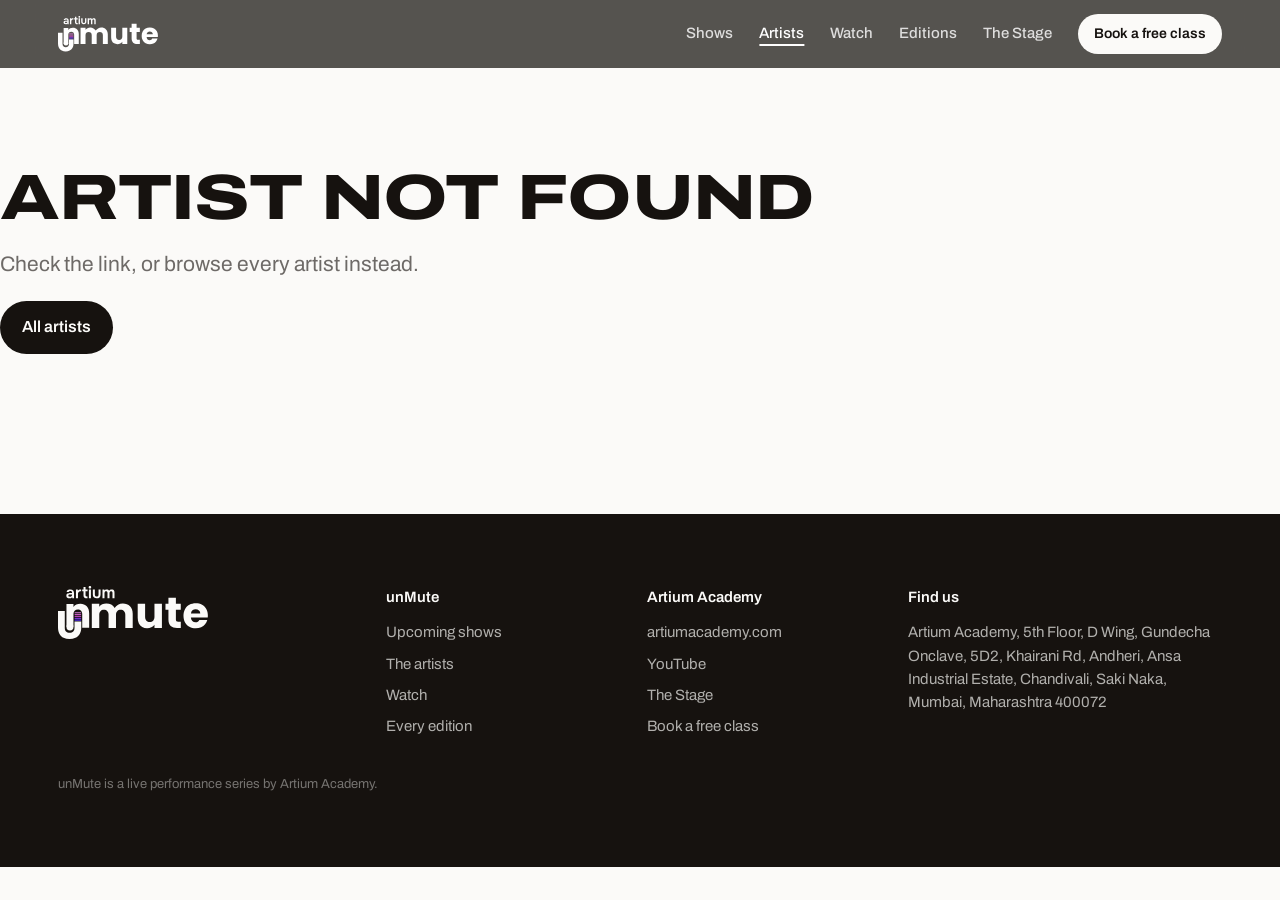
<file: artist/index.html>
<!doctype html>
<html lang="en">
<head>
<meta charset="utf-8">
<meta name="viewport" content="width=device-width, initial-scale=1, viewport-fit=cover">
<title>unMute artist</title>
<meta name="description" content="An artist of unMute, Artium Academy's live performance series.">
<meta name="theme-color" content="#16120F">
<link rel="preconnect" href="https://fonts.googleapis.com">
<link rel="preconnect" href="https://fonts.gstatic.com" crossorigin>
<link href="https://fonts.googleapis.com/css2?family=Archivo:wdth,wght@62..125,100..900&display=swap" rel="stylesheet">
<link rel="stylesheet" href="../site.css">
<style>
  body { background: var(--white); }

  /* ---------- HERO: big photo, not the full screen, name bottom-left ---------- */
  .ahero { position: relative; height: min(76svh, 860px); min-height: 440px; background: var(--ink); color: #fff; overflow: hidden; }
  .ahero > img { position: absolute; inset: 0; width: 100%; height: 100%; object-fit: cover; }
  @media (prefers-reduced-motion: no-preference) { .ahero > img { animation: settle 2.2s var(--ease) both; } }
  @keyframes settle { from { transform: scale(1.05); opacity: 0; } to { transform: none; opacity: 1; } }
  .ahero::after { content: ""; position: absolute; inset: 0; background: linear-gradient(180deg, rgba(22,18,15,.35) 0%, rgba(22,18,15,0) 25%, rgba(22,18,15,0) 55%, rgba(22,18,15,.78) 100%); }
  .ahero .name { position: absolute; z-index: 2; left: 0; right: 0; bottom: clamp(28px, 5vw, 64px); }
  .ahero h1 { font-size: clamp(34px, 6.2vw, 92px); max-width: 14ch; }
  .ahero .line { margin: 12px 0 0; font-size: clamp(16px, 1.6vw, 19px); color: rgba(255,255,255,.85); }
  /* portrait photos: the photo also glows behind itself as a blurred backdrop, and the sharp portrait sits
     on the right at its own proportions, with the name running across its edge */
  .ahero.tall { --pad: clamp(24px, 4vw, 44px); background: #14100D; }
  .ahero.tall > img.amb { inset: -12%; width: 124%; height: 124%; filter: blur(56px) saturate(1.25) brightness(.5); animation: none; }
  .ahero.tall > img.pic { inset: auto; top: var(--pad); height: calc(100% - 2 * var(--pad)); width: auto; aspect-ratio: 4 / 5; max-width: 46%;
    right: max(var(--gutter), calc((100% - var(--max)) / 2 + var(--gutter))); border-radius: 3px; box-shadow: 0 32px 80px rgba(0,0,0,.5); }
  .ahero.tall::after { background: linear-gradient(0deg, rgba(14,10,8,.6) 0%, rgba(14,10,8,0) 42%); }
  @media (max-width: 760px) {
    .ahero.tall { height: auto; min-height: 0; padding: 28px 0 34px; display: flex; flex-direction: column; align-items: center; gap: 24px; }
    .ahero.tall > img.pic { position: relative; top: auto; right: auto; height: auto; width: min(70%, 340px); max-width: none; z-index: 1; }
    .ahero.tall .name { position: relative; bottom: auto; z-index: 2; }
    .ahero.tall::after { display: none; }
  }
  .ahero.none .ghost { position: absolute; inset: 0; display: grid; place-items: center; font-weight: 800; font-stretch: 125%; text-transform: uppercase; font-size: 22vw; line-height: .8; color: rgba(255,255,255,.05); white-space: nowrap; overflow: hidden; }

  /* ---------- DATE + WATCH ---------- */
  .event { padding: clamp(44px, 6vw, 72px) 0; }
  .event .wrap { display: grid; gap: 40px; align-items: start; }
  @media (min-width: 960px) { .event .wrap { grid-template-columns: 1fr 1.15fr; } }
  .when { font-size: clamp(30px, 3.6vw, 46px); }
  .where { margin: 14px 0 0; font-size: 18px; }
  .where a { text-underline-offset: 4px; text-decoration-thickness: 1.5px; } .where a:hover { color: var(--pink); }
  .pill { display: inline-block; margin-top: 22px; background: var(--paper-2); border-radius: 6px; padding: 8px 12px; }
  .pill.up { background: var(--yellow); }
  .apost { padding: clamp(64px, 9vw, 110px) 0 0; }
  .apost h2 { font-size: clamp(26px, 3.4vw, 42px); margin-bottom: clamp(24px, 3.4vw, 40px); }
  .watch { display: grid; grid-template-columns: 1fr; background: var(--paper); border-radius: 14px; overflow: hidden; }
  @media (min-width: 560px) { .watch { grid-template-columns: 240px 1fr; } }
  .watch .l { padding: 18px; display: grid; gap: 14px; align-content: start; }
  .watch .yt { font-weight: 700; font-size: 14px; display: flex; align-items: center; gap: 8px; }
  .watch .yt i { width: 22px; height: 15px; border-radius: 4px; background: #FF0033; position: relative; }
  .watch .yt i::after { content: ""; position: absolute; left: 8px; top: 4px; border-left: 7px solid #fff; border-top: 3.5px solid transparent; border-bottom: 3.5px solid transparent; }
  .watch .th { aspect-ratio: 16 / 9; border-radius: 6px; overflow: hidden; background: var(--ink); }
  .watch .th img { width: 100%; height: 100%; object-fit: cover; }
  .watch .btn { justify-content: center; }
  .watch .r { background: var(--paper-2); padding: 18px 22px; display: grid; align-content: space-between; gap: 18px; }
  .watch ol { list-style: none; margin: 0; padding: 0; counter-reset: s; }
  .watch li { counter-increment: s; display: grid; grid-template-columns: 26px 1fr; padding: 12px 0; border-bottom: 1px solid var(--line); }
  .watch li::before { content: counter(s); color: var(--soft); }
  .watch li .song { text-decoration: none; font-weight: 500; } .watch li .song:hover { color: var(--pink); }
  .watch li small { grid-column: 2; display: block; font-size: 13px; color: var(--soft); }
  .watch .ext { font-weight: 600; font-size: 15px; text-decoration: none; display: inline-flex; gap: 6px; align-items: center; }
  .watch .ext:hover { color: var(--pink); }
  .watch .ext svg { width: 12px; height: 12px; }
  .watch.empty .r { display: none; }
  .watch.empty { grid-template-columns: 1fr; }
  .watch.empty .l { padding: 26px; }

  /* ---------- ABOUT: dark panel + black-and-white portrait ---------- */
  .about { padding: 0 clamp(0px, 2vw, 32px); }
  .about .panel { max-width: 1440px; margin: 0 auto; display: grid; background: var(--ink); color: var(--white); }
  @media (min-width: 900px) { .about .panel { grid-template-columns: 46% 1fr; min-height: 560px; } }
  @media (min-width: 900px) { .about .panel.solo { grid-template-columns: 1fr; min-height: 0; } }
  .about .txt { padding: clamp(36px, 6vw, 84px); align-self: center; }
  .about h2 { font-size: clamp(30px, 3.6vw, 48px); }
  .about .sub { margin: 10px 0 30px; font-size: 19px; color: rgba(251,250,248,.85); }
  .about .bio { font-size: 17px; line-height: 1.6; max-width: 48ch; color: rgba(251,250,248,.9); }
  .about .bio p { margin: 0 0 1em; }
  .about .bio.clamp { display: -webkit-box; -webkit-line-clamp: 5; -webkit-box-orient: vertical; overflow: hidden; }
  .about .more { all: unset; cursor: pointer; font-size: 15px; text-decoration: underline; text-underline-offset: 5px; }
  .about .more:focus-visible { outline: 2px solid var(--yellow); outline-offset: 3px; }
  .about .story { display: inline-block; margin-top: 18px; font-size: 15px; text-underline-offset: 5px; }
  .about .story:hover { color: var(--yellow); }
  .about .pic { position: relative; min-height: 420px; background: #2a2420; }
  .about .pic .credit { position: absolute; right: 14px; bottom: 12px; z-index: 1; font-size: 12px; color: rgba(251,250,248,.75); }
  .about .pic img { position: absolute; inset: 0; width: 100%; height: 100%; object-fit: cover; filter: grayscale(1) contrast(1.06); }

  /* ---------- QUOTE ---------- */
  .quote { padding: clamp(80px, 11vw, 150px) 0; }
  .quote blockquote { margin: 0; max-width: 26ch; font-weight: 400; font-stretch: 100%; font-size: clamp(28px, 3.8vw, 50px); line-height: 1.18; letter-spacing: -.015em; text-wrap: balance; }
  .quote cite { display: block; margin-top: 24px; font-style: normal; color: var(--soft); }

  /* ---------- EVENT INFORMATION ---------- */
  .info { padding: 0 0 clamp(80px, 10vw, 130px); }
  .info .wrap { display: grid; gap: 40px; }
  @media (min-width: 960px) { .info .wrap { grid-template-columns: 1fr 1.15fr; gap: 80px; } }
  .info h2 { margin-bottom: 22px; }
  .info p.lede { margin: 0 0 20px; }
  .info .faq { border-top: 1px solid var(--line); }

  /* ---------- ALSO ON STAGE ---------- */
  .rail { padding: clamp(72px, 9vw, 120px) 0; background: var(--paper); }
  .rail .head { display: flex; justify-content: space-between; align-items: end; gap: 20px; flex-wrap: wrap; margin-bottom: 32px; }
  .rail .track { display: grid; grid-auto-flow: column; grid-auto-columns: clamp(170px, 22vw, 250px); gap: 18px; overflow-x: auto; scroll-snap-type: x mandatory; padding: 0 var(--gutter) 12px; scrollbar-width: thin; }
  .rail .track > * { scroll-snap-align: start; }
  @media (min-width: 1320px) { .rail .track { padding-left: calc((100vw - var(--max)) / 2 + var(--gutter)); } }
  .missing { padding: 100px 0 160px; }
</style>
</head>
<body data-root="../">
<div id="site-header"></div>
<main id="page"></main>
<div id="site-footer"></div>

<script src="../data.js"></script>
<script src="../site.js"></script>
<script>
(function () {
  var U = UM, esc = U.esc;
  U.mount('artists', 'dark');
  var slug = new URLSearchParams(location.search).get('a') || location.hash.slice(1);
  var a = U.artist(slug), page = document.getElementById('page');
  if (!a) {
    page.innerHTML = '<div class="wrap missing"><h1 class="d" style="font-size:clamp(34px,5vw,64px)">Artist not found</h1><p class="lede soft">Check the link, or browse every artist instead.</p><a class="btn" href="../artists/index.html">All artists</a></div>';
    return;
  }
  var e = U.ed(a.ed), past = U.isPast(e), first = a.name.split(' ')[0], song = a.songs && a.songs[0];
  var line = a.line || U.desig(a);
  document.title = a.name + ' | unMute ' + e.city;
  document.querySelector('meta[name=description]').content = a.name + ', ' + line + '. ' + (past ? 'Performed' : 'Performing') + ' at unMute ' + e.city + ', ' + U.dateMed(e) + '.';

  var ph = a.photos || [];
  // wide photo for the top of the page on desktop; on a phone a wide frame crops to a soft sliver, so it gets the portrait
  var narrow = window.matchMedia && window.matchMedia('(max-width: 760px)').matches;
  var wide = !!(a.heroPhoto && !narrow);   // wide stage photos: heads sit near the top, so keep the top in view
  // a raw video frame (Cloudinary screenshot or YouTube frame) has the Artium and unMute logos in its corners, so on desktop
  // it is never shown whole: it gets the portrait hero (face-cropped) until a clean wide hero.jpg is added
  var rawFrame = !a.heroPhoto && ph.length && /^(cl|clw|yt):/.test(ph[0]);
  var heroSrc = a.heroPhoto && !narrow ? U.photo(a.heroPhoto, 2400, 0, true)
    : rawFrame && !narrow ? U.photo(ph[0], 960, 1200)
    : ph.length ? U.photo(ph[0], 2400, 0, true) : null;
  // only a photo chosen for this panel (about.jpg in their folder); otherwise the panel is text only
  var aboutSrc = a.aboutPhoto ? U.photo(narrow && a.aboutTall ? a.aboutTall : a.aboutPhoto, 1600, 1600) : null;
  var ext = '<svg viewBox="0 0 12 12" aria-hidden="true"><path d="M3 1h8v8M11 1 1 11" fill="none" stroke="currentColor" stroke-width="1.6"/></svg>';
  var yt = a.video ? 'https://www.youtube.com/watch?v=' + a.video : '';

  /* event row: date + watch card */
  var watch = a.video
    ? '<div class="watch"><div class="l"><span class="yt"><i></i>YouTube</span><a class="th" href="' + yt + '" target="_blank" rel="noopener" aria-label="Watch ' + esc(song) + ' on YouTube"><img src="https://i.ytimg.com/vi/' + a.video + '/maxresdefault.jpg" alt=""></a><a class="btn" href="' + yt + '" target="_blank" rel="noopener"><span class="tri"></span>Play</a></div>' +
      '<div class="r"><ol>' + (a.vids || [{ id: a.video, song: song }]).map(function (v) {
        return '<li><a class="song" href="https://www.youtube.com/watch?v=' + v.id + '" target="_blank" rel="noopener">' + esc(v.song) + '</a>' + (v.with ? '<small>with ' + esc(v.with) + '</small>' : '') + '</li>';
      }).join('') + '</ol><a class="ext" href="' + yt + '" target="_blank" rel="noopener">Watch on YouTube ' + ext + '</a></div></div>'
    : '<div class="watch empty"><div class="l"><span class="label">' + (a.songs && a.songs.length ? (past ? 'Performed' : 'On the setlist') : 'Setlist') + '</span>' +
      (a.songs && a.songs.length ? '<p style="margin:0;font-size:20px">' + a.songs.map(esc).join(', ') + '</p>' : '<p class="soft" style="margin:0">To be announced.</p>') +
      '<p class="soft" style="margin:0;font-size:15px">' + (a.pending ? 'The full performance is out on YouTube on ' + U.dayLabel(a.out) + '.' : past ? 'The video for this set will be on Artium’s YouTube channel.' : 'The performance will be recorded and released after the show.') + '</p>' + '</div></div>';

  /* about panel copy */
  var bio = a.bio || (first + (past ? ' performed at ' : ' performs at ') + 'unMute ' + e.city + ' on ' + U.dateMed(e) + (e.venue ? ', at ' + e.venue : '') + '.' + (a.with ? (/^duet/.test(a.with) ? ' Singing a ' + a.with + '.' : ' On stage ' + (/^with /.test(a.with) ? a.with : 'with ' + a.with) + '.') : ''));
  var duets = (a.vids || []).filter(function (v) { return v.with; }).map(function (v) { return v.song + ' with ' + v.with; });
  var bioMore = [a.teacher ? 'Learns with ' + a.teacher + '.' : '', a.with && a.bio ? 'On stage: ' + a.with + '.' : '', duets.length && !a.bio ? 'Also sang ' + duets.join(', and ') + '.' : ''].filter(Boolean).join(' ');

  // their posts, minus the full performance (that's already in the Watch card above)
  var myPosts = U.feed(null, a.slug).filter(function (x) { return x.p.type !== 'performance'; });

  var others = U.artistsOf(a.ed).filter(function (x) { return x.slug !== a.slug && (!U.isPast(e) || U.released(x)); })
    .sort(function (x, y) { return ((y.photos || []).length) - ((x.photos || []).length); });

  page.innerHTML =
    '<section class="ahero' + (heroSrc ? '' : ' none') + '">' +
      (heroSrc ? '<img src="' + heroSrc.src + '" style="object-position:' + (heroSrc.op || heroSrc.pos + (wide ? ' 12%' : ' 30%')) + '" alt="' + esc(a.name) + ' at unMute ' + esc(e.city) + '" fetchpriority="high">' : '<div class="ghost" aria-hidden="true">' + esc(first) + '</div>') +
      '<div class="name"><div class="wrap"><h1 class="d">' + esc(a.name) + '</h1><p class="line">' + esc(line) + '</p></div></div></section>' +

    '<section class="event"><div class="wrap"><div>' +
      '<p class="d when">' + U.dateMed(e) + '</p>' +
      '<p class="where"><a href="' + U.editionURL(e) + '">unMute ' + esc(e.city) + '</a>' + (e.venue ? ', ' + esc(e.venue) : '') + '</p>' +
      '<span class="pill label' + (!past || (a.out && !a.pending && U.isLive(e)) ? ' up' : '') + '">' + (a.out && !a.pending && U.isLive(e) ? 'Out now on YouTube' : a.pending ? 'Performance out ' + U.dayLabel(a.out) : past ? 'Edition ' + e.n + ', performed' : 'Edition ' + e.n + ', coming up') + '</span>' +
    '</div>' + watch + '</div></section>' +

    '<section class="about"><div class="panel' + (aboutSrc ? '' : ' solo') + '"><div class="txt"><h2 class="d">' + esc(a.name) + '</h2><p class="sub">' + esc(line) + '</p>' +
      '<div class="bio clamp" id="bio"><p>' + esc(bio) + '</p>' + (bioMore ? '<p>' + esc(bioMore) + '</p>' : '') + '</div>' +
      '<button class="more" type="button" id="more" hidden>More</button>' +
      (a.ep ? '<br><a class="story" href="https://artium-newsletters.vercel.app/' + a.ep.replace('&', '%26') + '.html" target="_blank" rel="noopener">Read the full story</a>' : '') +
    '</div>' + (aboutSrc ? '<div class="pic"><img src="' + aboutSrc.src + '" style="object-position:' + (aboutSrc.op || aboutSrc.pos + ' 30%') + '" alt="" loading="lazy">' + (a.credit ? '<small class="credit">Photo: ' + U.esc(a.credit) + '</small>' : '') + '</div>' : '') + '</div></section>' +

    (myPosts.length ? '<section class="apost" id="posts"><div class="wrap"><h2 class="d">More from ' + esc(first) + '</h2><div class="posts">' +
      myPosts.map(function (x) { return U.postCard(x, false); }).join('') + '</div></div></section>' : '') +

    (a.quote ? '<section class="quote"><div class="wrap"><blockquote>“' + esc(a.quote) + '”</blockquote><cite>' + esc(a.name) + '</cite></div></section>' : '<div style="height:clamp(72px,9vw,120px)"></div>') +

    '<section class="info"><div class="wrap"><div><h2 class="d">Event information</h2><p class="lede">' + esc(e.note) + '</p>' +
      (e.venue ? '<a class="ulink" href="https://www.google.com/maps/search/?api=1&query=' + encodeURIComponent(e.venue + ' ' + e.city) + '" target="_blank" rel="noopener">Open in Maps</a>' : '') + '</div>' +
      '<div class="faq">' +
        '<details><summary>What is unMute?</summary><p>unMute is Artium Academy’s live performance series. Each edition takes place in a different city, with a lineup of Artium learners and teachers.</p></details>' +
        '<details><summary>How are performers chosen?</summary><p>By audition. Every Artium learner can try out for a place on the lineup.</p></details>' +
        '<details><summary>Will the performance be recorded?</summary><p>Yes. Every set is professionally recorded and produced, then released on Artium’s YouTube channel in the weeks after the edition.</p></details>' +
        '<details><summary>How can I learn with Artium?</summary><p>Book a free trial class with an Artium teacher. If you enrol after it, your first course is 15% off. <a class="ulink" href="' + U.trial('ARTIST', a.slug) + '">Book a free class</a></p></details>' +
      '</div></div></section>' +

    (others.length ? '<section class="rail"><div class="wrap head"><h2 class="d">Also at unMute ' + esc(e.city) + '</h2><a class="ulink" href="' + U.editionURL(e) + '">See the full lineup</a></div><div class="track">' +
      others.map(function (x) { return U.card(x); }).join('') + '</div></section>' : '');

  /* portrait photos get their own hero: sharp portrait on the right, the same photo blurred behind it */
  var hero = page.querySelector('.ahero'), hi = page.querySelector('.ahero > img');
  function makeTall() {
    if (!hi || hero.classList.contains('tall')) return;
    hero.classList.add('tall'); hi.classList.add('pic');
    var amb = hi.cloneNode(); amb.className = 'amb'; amb.alt = ''; amb.setAttribute('aria-hidden', 'true'); amb.removeAttribute('fetchpriority');
    hero.insertBefore(amb, hi);
  }
  if (hi && ph.length && (/^yt:[^:]+:0/.test(ph[0]) || (rawFrame && !narrow))) makeTall();
  if (hi) { var chk = function () { if (hi.naturalHeight > hi.naturalWidth) makeTall(); }; hi.complete ? chk() : hi.addEventListener('load', chk); }

  /* "More" only when the bio is actually cut off */
  var bioEl = document.getElementById('bio'), more = document.getElementById('more');
  requestAnimationFrame(function () {
    if (bioEl.scrollHeight > bioEl.clientHeight + 4) {
      more.hidden = false;
      more.addEventListener('click', function () { var open = bioEl.classList.toggle('clamp'); more.textContent = open ? 'More' : 'Less'; });
    } else bioEl.classList.remove('clamp');
  });

  U.wire(page);
  U.nextbar(700);
  U.announce(a);
  if (location.hash === '#posts' && document.getElementById('posts')) document.getElementById('posts').scrollIntoView();
})();
</script>
</body>
</html>
</file>
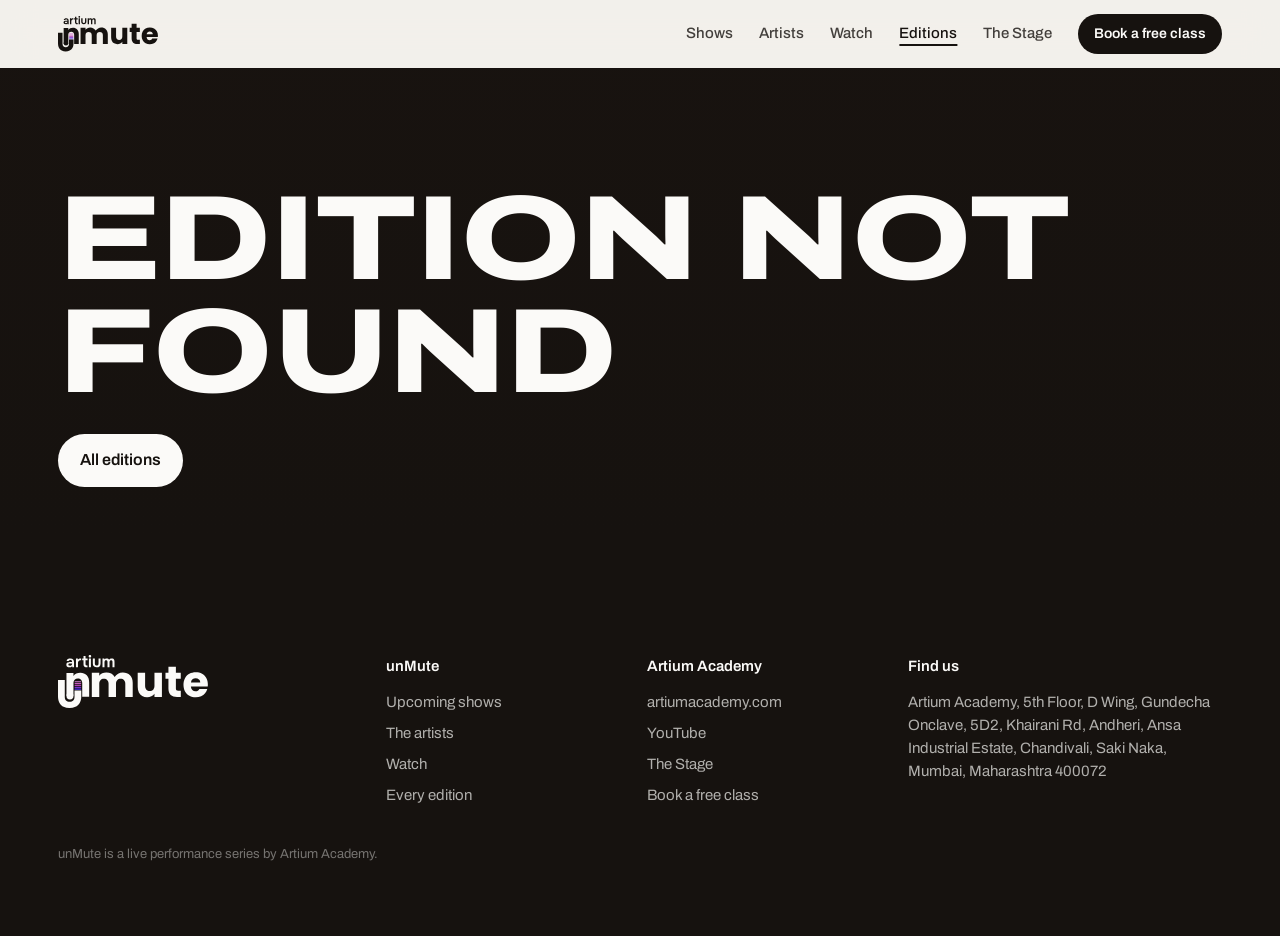
<file: edition/index.html>
<!doctype html>
<html lang="en">
<head>
<meta charset="utf-8">
<meta name="viewport" content="width=device-width, initial-scale=1, viewport-fit=cover">
<title>unMute edition</title>
<meta name="description" content="An edition of unMute, Artium Academy's travelling stage.">
<meta name="theme-color" content="#1C1410">
<link rel="preconnect" href="https://fonts.googleapis.com">
<link rel="preconnect" href="https://fonts.gstatic.com" crossorigin>
<link href="https://fonts.googleapis.com/css2?family=Archivo:wdth,wght@62..125,100..900&display=swap" rel="stylesheet">
<link rel="stylesheet" href="../site.css">
<style>
  .ehero { position: relative; background: var(--ink); color: var(--paper-hi); padding: 0 0 clamp(56px, 8vw, 96px); overflow: hidden; }
  .ehero .bg { position: absolute; inset: 0; width: 100%; height: 100%; object-fit: cover; opacity: .38; filter: grayscale(1) contrast(1.1); }
  .ehero::after { content: ""; position: absolute; inset: 0; background: linear-gradient(180deg, rgba(28,20,16,.3), var(--ink) 92%); }
  .ehero .inner { position: relative; z-index: 2; }
  .ehero .mosaic { position: absolute; inset: 0; display: grid; grid-template-columns: repeat(3, 1fr); opacity: .32; }
  @media (min-width: 900px) { .ehero .mosaic { grid-template-columns: repeat(6, 1fr); } }
  .ehero .mosaic img { width: 100%; height: 100%; object-fit: cover; filter: grayscale(1) contrast(1.1); }
  .ehero .bignum { position: absolute; right: var(--gutter); bottom: -.12em; font-weight: 800; font-stretch: 125%; line-height: .8;
    font-size: clamp(220px, 42vw, 600px); color: transparent; -webkit-text-stroke: 1.5px rgba(251,250,248,.16); pointer-events: none; }
  .ehero .inner { display: grid; gap: 30px; align-items: end; padding-top: clamp(56px, 9vw, 120px); }
  @media (min-width: 900px) { .ehero .inner { grid-template-columns: 1fr auto; } }
  .eno { display: inline-block; margin-bottom: 16px; color: var(--yellow); }
  .ehero h1 { font-size: clamp(48px, 11vw, 150px); }
  .ehero .when { margin: 18px 0 0; font-size: clamp(18px, 2.2vw, 22px); font-weight: 600; }
  .ehero .note { margin: 10px 0 0; color: rgba(243,241,236,.75); max-width: 44ch; }
  .ehero .pc { width: min(78vw, 380px); transform: rotate(3deg); box-shadow: 0 24px 40px -18px rgba(0,0,0,.7); }
  .ehero .btn { margin-top: 26px; }
  section.s { padding: clamp(64px, 9vw, 110px) 0; }
  .s h2 { margin-bottom: clamp(26px, 4vw, 44px); }
  .s .head { display: flex; flex-wrap: wrap; align-items: end; justify-content: space-between; gap: 10px 30px; margin-bottom: clamp(26px, 4vw, 44px); }
  .s .head h2 { margin: 0; } .s .head p { margin: 0; color: var(--soft); max-width: 38ch; }
  .vids { display: grid; gap: 14px; }
  @media (min-width: 760px) { .vids { grid-template-columns: 1fr 1fr; } }
  .empty { font-size: 20px; color: var(--soft); }
  .pager { display: grid; grid-template-columns: 1fr 1fr; gap: 16px; border-top: 2px solid var(--ink); padding-top: 22px; }
  .pager a { text-decoration: none; }
  .pager a small { display: block; color: var(--soft); font-weight: 600; }
  .pager a b { font-weight: 800; font-stretch: 125%; text-transform: uppercase; font-size: clamp(18px, 2.4vw, 30px); line-height: 1.1; }
  .pager a:hover b { color: var(--pink); }
  .pager .next { text-align: right; grid-column: 2; }
  .cta { background: var(--pink); color: var(--paper-hi); padding: clamp(64px, 10vw, 120px) 0; }
  .cta h2 { font-size: clamp(34px, 6vw, 80px); max-width: 14ch; margin: 0; }
  .cta p { max-width: 38ch; margin: 22px 0 30px; font-size: clamp(18px, 2vw, 21px); }
</style>
</head>
<body data-root="../">
<div id="site-header"></div>
<div class="ehero" id="ehero-box"><div class="wrap inner" id="ehero"></div></div>
<main id="page"></main>
<div id="site-footer"></div>

<script src="../data.js"></script>
<script src="../site.js"></script>
<script>
(function () {
  var U = UM, D = U.D, esc = U.esc;
  U.mount('editions');
  var id = new URLSearchParams(location.search).get('e') || location.hash.slice(1);
  var e = U.ed(id), page = document.getElementById('page'), hero = document.getElementById('ehero');
  if (!e) {
    hero.innerHTML = '<div><h1 class="d" style="font-size:clamp(56px,10vw,120px)">Edition not found</h1><a class="btn light" href="../index.html#editions">All editions</a></div>';
    return;
  }
  var past = U.isPast(e), people = U.artistsOf(e.id), open = U.revealed(e);
  document.title = 'unMute ' + e.city + ', ' + U.dateMed(e);

  /* banner: group photo if we have one, else a mosaic of the lineup, else the edition number in big type */
  var box = document.getElementById('ehero-box');
  var withPh = !open ? [] : people.filter(function (a) { return a.photos && a.photos.length; });
  var seenPh = {}; withPh = withPh.filter(function (a) { var k = a.photos[0]; if (seenPh[k]) return false; seenPh[k] = 1; return true; });
  if (e.group) box.insertAdjacentHTML('afterbegin', '<img class="bg" src="' + U.photo(e.group, 1800, 1000).src + '" alt="">');
  else if (withPh.length >= 3) box.insertAdjacentHTML('afterbegin', '<div class="mosaic" aria-hidden="true">' + withPh.slice(0, 6).map(function (a) { var p = U.photo(a.photos[0], 500, 700); return '<img src="' + p.src + '" style="object-position:' + (p.op || p.pos + ' 30%') + '" alt="">'; }).join('') + '</div>');
  else box.insertAdjacentHTML('afterbegin', '<div class="bignum" aria-hidden="true">' + (e.n < 10 ? '0' : '') + e.n + '</div>');
  hero.innerHTML = '<div><span class="eno label">Edition ' + e.n + (U.isLive(e) ? ', out now' : past ? '' : ', upcoming') + '</span><h1 class="d">' + esc(e.city) + '</h1>' +
    '<p class="when">' + U.dateLong(e) + (e.venue ? ', ' + esc(e.venue) : '') + '</p><p class="note">' + esc(e.note) + '</p>' +
    '' + '</div>' +
    (e.postcard ? '<img class="pc" src="' + U.postcard(e, 760) + '" alt="unMute ' + esc(e.city) + ' postcard">' : '');

  var vids = people.filter(function (a) { return a.video; }).sort(function (x, y) { return (y.out ? Date.parse(y.out) : 0) - (x.out ? Date.parse(x.out) : 0); });

  /* everything the city has put out on Instagram and YouTube, newest first */
  var posts = U.feed(e.id);
  var postsHTML = posts.length ? '<section class="s" style="padding-top:0" id="posts"><div class="wrap"><div class="head"><h2 class="d">From unMute ' + esc(e.city) + '</h2><p>' +
    (U.isLive(e) ? 'New videos from the ' + esc(e.city) + ' lineup are going out now.' : 'Everything from unMute ' + esc(e.city) + '.') + '</p></div>' +
    '<div class="posts">' + posts.slice(0, 12).map(function (x) { return U.postCard(x, true); }).join('') + '</div></div></section>' : '';
  var all = D.editions.slice().sort(function (a, b) { return a.n - b.n; }), i = all.indexOf(e);
  var prev = all[i - 1], next = all[i + 1];

  page.innerHTML =
    '<section class="s"><div class="wrap"><h2 class="d">' + 'Lineup' + '</h2>' +
    (!open && !e.tba ? '<p class="empty">The lineup will be revealed on ' + U.dateMed(e).replace(/ \d{4}$/, '') + ', the day of the show.</p>'
     : people.length ? '<div class="agrid">' + people.map(function (a) { return U.card(a, { lineup: !past }); }).join('') + '</div>'
                   : '<p class="empty">' + (e.count ? e.count + ' performers, names coming soon.' : 'Lineup coming soon.') + '</p>') +
    '</div></section>' + postsHTML +
    // one card per video: a duet is one performance, so its singers share a card
    (vids.length ? '<section class="s" style="padding-top:0"><div class="wrap"><h2 class="d">Watch</h2><div class="vids">' + vids.filter(function (a, i) { return vids.findIndex(function (b) { return b.video === a.video; }) === i; }).map(function (a) {
      var who = vids.filter(function (b) { return b.video === a.video; }).map(function (b) { return b.name; }).join(' & ');
      return '<a class="ytlink" href="https://www.youtube.com/watch?v=' + a.video + '" target="_blank" rel="noopener"><span class="th"><img src="https://i.ytimg.com/vi/' + a.video + '/mqdefault.jpg" alt=""></span><span><b>' + esc(a.songs[0]) + '</b><span>' + esc(who) + '</span></span></a>';
    }).join('') + '</div></div></section>' : '') +
    '<section class="s" style="padding-top:0"><div class="wrap"><nav class="pager" aria-label="Other editions">' +
    (prev ? '<a href="' + U.editionURL(prev) + '"><small>Edition ' + prev.n + '</small><b>' + esc(prev.city) + ' ' + U.year(prev) + '</b></a>' : '') +
    (next ? '<a class="next" href="' + U.editionURL(next) + '"><small>Edition ' + next.n + '</small><b>' + esc(next.city) + ' ' + U.year(next) + '</b></a>' : '') +
    '</nav></div></section>' +
    '<section class="cta"><div class="wrap"><h2 class="d">Start with a free class</h2><p>Book a trial class with an Artium teacher. If you enrol afterwards, your first course is 15% off.</p><a class="btn light" href="' + U.trial('EDITION', e.id) + '">Book a free class</a></div></section>';

  U.wire(page);
  U.nextbar(500);
  U.announce();
})();
</script>
</body>
</html>
</file>
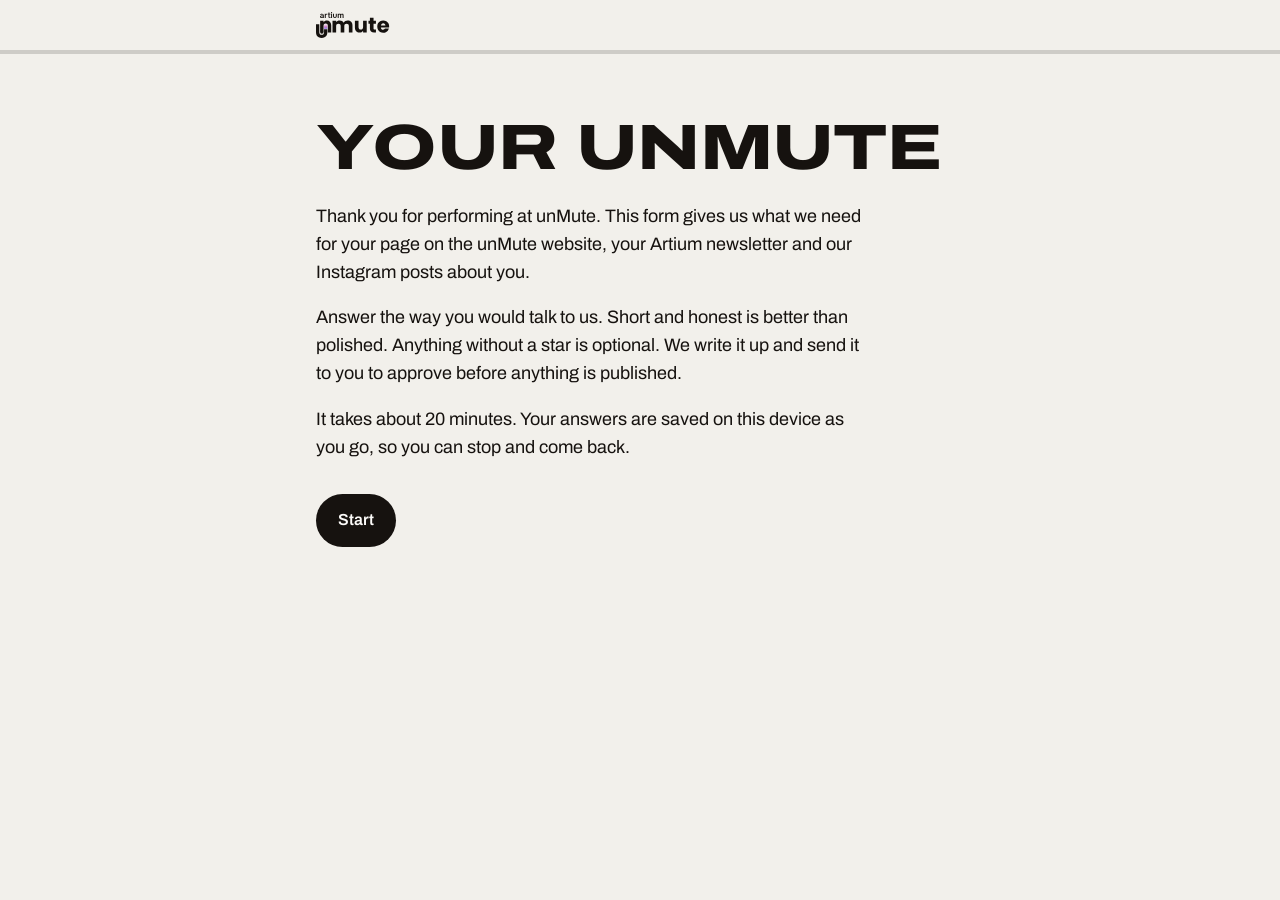
<file: form/index.html>
<!doctype html>
<html lang="en">
<head>
<meta charset="utf-8">
<meta name="viewport" content="width=device-width, initial-scale=1, viewport-fit=cover">
<title>unMute performer form</title>
<meta name="robots" content="noindex">
<meta name="theme-color" content="#F2F0EB">
<link rel="preconnect" href="https://fonts.googleapis.com">
<link rel="preconnect" href="https://fonts.gstatic.com" crossorigin>
<link href="https://fonts.googleapis.com/css2?family=Archivo:wdth,wght@62..125,100..900&display=swap" rel="stylesheet">
<link rel="stylesheet" href="/site.css">
<style>
  body { background: var(--paper); }
  .fbar { position: sticky; top: 0; z-index: 10; background: var(--paper); border-bottom: 1px solid var(--line); }
  .fbar .in { max-width: 680px; margin: 0 auto; display: flex; align-items: center; justify-content: space-between; gap: 16px; padding: 12px max(16px, env(safe-area-inset-right)) 12px max(16px, env(safe-area-inset-left)); }
  .fbar .unmute-logo { height: 26px; width: auto; display: block; color: var(--ink); }
  .fbar .count { font-size: 14px; color: var(--soft); font-variant-numeric: tabular-nums; }
  .prog { height: 3px; background: var(--line); }
  .prog i { display: block; height: 100%; width: 0; background: var(--pink); transition: width .35s ease; }

  .fwrap { max-width: 680px; margin: 0 auto; padding: clamp(32px, 6vw, 64px) max(16px, env(safe-area-inset-right)) 140px max(16px, env(safe-area-inset-left)); }
  .fwrap h1 { font-size: clamp(38px, 8vw, 64px); line-height: .95; margin: 0 0 24px; }
  .fwrap h2.d { font-size: clamp(28px, 6vw, 44px); line-height: 1; margin: 0 0 10px; }
  .sechelp { color: var(--soft); margin: 0 0 8px; max-width: 56ch; }
  .intro p { font-size: 18px; max-width: 56ch; margin: 0 0 1em; }
  .intro .btn { margin-top: 14px; }
  .intro .alt { display: block; margin-top: 18px; font-size: 15px; }

  .fq { padding: 26px 0 4px; border-top: 1px solid var(--line); margin-top: 22px; }
  .fq:first-of-type { border-top: 0; margin-top: 10px; }
  .fq label.ql, .fq legend { display: block; font-weight: 600; font-size: 19px; line-height: 1.3; padding: 0; margin: 0 0 4px; }
  .fq legend { float: left; width: 100%; }
  .fq legend + * { clear: both; }
  .fq .req { color: var(--pink); margin-left: 3px; }
  .fq .qh { color: var(--soft); font-size: 15px; margin: 0 0 12px; white-space: pre-line; }
  .fq fieldset { border: 0; margin: 0; padding: 0; min-width: 0; }
  .fq input[type=text], .fq input[type=email], .fq textarea, .fq select {
    width: 100%; font: inherit; font-size: 18px; color: var(--ink); background: var(--white); border: 1.5px solid var(--line); border-radius: 10px; padding: 13px 14px; }
  .fq textarea { min-height: 120px; resize: vertical; line-height: 1.5; }
  .fq input:focus, .fq textarea:focus, .fq select:focus { outline: none; border-color: var(--ink); box-shadow: 0 0 0 3px rgba(235,226,63,.6); }
  .opts { display: grid; gap: 8px; }
  .opt { display: flex; align-items: center; gap: 12px; background: var(--white); border: 1.5px solid var(--line); border-radius: 10px; padding: 13px 14px; cursor: pointer; font-size: 17px; line-height: 1.35; }
  .opt input { width: 20px; height: 20px; flex: none; accent-color: var(--ink); margin: 0; }
  .opt:has(input:checked) { border-color: var(--ink); background: var(--yellow); }
  .opt:has(input:focus-visible) { box-shadow: 0 0 0 3px rgba(224,0,115,.35); }
  .fq.bad input, .fq.bad textarea, .fq.bad select, .fq.bad .opt { border-color: var(--pink); }
  .err { color: var(--pink); font-size: 15px; font-weight: 600; margin: 8px 0 0; }

  .drop { display: grid; place-items: center; text-align: center; gap: 4px; border: 1.5px dashed var(--soft); border-radius: 12px; padding: 26px 16px; background: var(--white); cursor: pointer; }
  .drop b { font-size: 17px; } .drop span { color: var(--soft); font-size: 14px; }
  .drop.over { border-color: var(--ink); background: var(--yellow); }
  .thumbs { display: grid; grid-template-columns: repeat(auto-fill, minmax(96px, 1fr)); gap: 10px; margin-top: 12px; }
  .thumbs figure { position: relative; margin: 0; aspect-ratio: 4/5; border-radius: 8px; overflow: hidden; background: var(--paper-2); }
  .thumbs img { width: 100%; height: 100%; object-fit: cover; }
  .thumbs button { position: absolute; top: 6px; right: 6px; width: 26px; height: 26px; border-radius: 50%; border: 0; background: var(--ink); color: var(--white); font-size: 16px; line-height: 1; cursor: pointer; }

  .fnav { position: fixed; left: 0; right: 0; bottom: 0; z-index: 10; background: var(--paper); border-top: 1px solid var(--line); }
  .fnav .in { max-width: 680px; margin: 0 auto; display: flex; justify-content: space-between; gap: 12px; padding: 12px max(16px, env(safe-area-inset-right)) calc(12px + env(safe-area-inset-bottom)) max(16px, env(safe-area-inset-left)); }
  .fnav .back { all: unset; cursor: pointer; font-weight: 600; padding: 12px 4px; text-decoration: underline; text-underline-offset: 5px; }
  .fnav .back:focus-visible { outline: 2px solid var(--pink); }
  .fnav .btn { margin-left: auto; }

  .rv { border-top: 2px solid var(--ink); padding-top: 14px; margin-top: 30px; }
  .rv-h { display: flex; justify-content: space-between; align-items: baseline; gap: 12px; }
  .rv-h h3 { margin: 0; font-size: 20px; }
  .rv-h button { all: unset; cursor: pointer; font-size: 15px; text-decoration: underline; text-underline-offset: 4px; }
  .rv dl { margin: 10px 0 0; }
  .rv dt { color: var(--soft); font-size: 14px; margin-top: 12px; }
  .rv dd { margin: 2px 0 0; white-space: pre-line; overflow-wrap: anywhere; }
  .rv dd.none { color: var(--soft); font-style: italic; }
  .note { background: var(--white); border: 1.5px solid var(--line); border-radius: 10px; padding: 14px 16px; margin-top: 24px; }
  .done h1 { color: var(--ink); }
</style>
</head>
<body data-root="/">
<div class="fbar"><div class="in"><span id="logo"></span><span class="count" id="count"></span></div><div class="prog"><i id="prog"></i></div></div>
<main class="fwrap" id="app" aria-live="polite"></main>
<nav class="fnav" id="nav" hidden><div class="in"><button type="button" class="back" id="back">Back</button><button type="button" class="btn" id="next">Next</button></div></nav>

<script src="/data.js"></script>
<script src="/site.js"></script>
<script src="/form/spec.js"></script>
<script>
/* Where answers are sent: the web app URL from tools/form-backend.gs (Deploy > New deployment > Web app). */
var ENDPOINT = 'https://script.google.com/macros/s/AKfycbxuoOuCJkiU6EgbmIwfTIs5eWXAPTZrx0aD_bJ2J8vI59YtjWuv_JwZ39s1NtVFpexVIw/exec';

(function () {
  var F = window.UNMUTE_FORM, U = window.UM, esc = U.esc;
  var params = new URLSearchParams(location.search);
  // short links: /form/kolkata-2027 and /form/kolkata-2027/after (a show's id from data.js)
  var path = location.pathname.match(/\/form\/([a-z0-9-]+?)(?:\/(after))?\/?$/i);
  var PART = params.get('part') === 'after' || (path && path[2]) ? 'after' : 'before';
  if (!F[PART] || !F[PART].length) PART = 'before';   // one form now: old /after links open it too
  var PAGES = F[PART], KEY = 'um-form-' + PART;
  var app = document.getElementById('app'), nav = document.getElementById('nav');
  var A = {}, photos = [], step = -1;   // step -1 = intro, PAGES.length = review

  document.getElementById('logo').innerHTML = U.logo('', 'artium unMute');

  try { A = JSON.parse(localStorage.getItem(KEY) || '{}') || {}; } catch (e) { A = {}; }
  // ?e=kolkata-2027 fills in the edition
  var eParam = params.get('e'), ed = eParam && U.ed(eParam);
  if (!ed && path) ed = U.ed(path[1].toLowerCase());
  if (!ed && path && path[1] !== 'index') {   // a city name: its next show, or its latest one if none is coming
    var c = path[1].toLowerCase(), mine = U.D.editions.filter(function (x) { return x.city.toLowerCase() === c && !x.tba; });
    ed = mine.filter(function (x) { return !U.isPast(x); }).sort(function (x, y) { return Date.parse(x.date) - Date.parse(y.date); })[0] ||
         mine.sort(function (x, y) { return Date.parse(y.date) - Date.parse(x.date); })[0];
  }
  if (ed && !A.edition) A.edition = ed.city + ', ' + U.MONTHS[U.parts(ed).m - 1] + ' ' + U.year(ed);
  function save() { try { localStorage.setItem(KEY, JSON.stringify(A)); } catch (e) {} }

  /* ---- who sees what ---- */
  function roleCode() { var r = A.role || ''; return /teacher/i.test(r) ? 'T' : /team/i.test(r) ? 'M' : /learner/i.test(r) ? 'L' : ''; }
  function visible(q) {
    var rc = roleCode();
    if (q.who !== 'LTM' && (!rc || q.who.indexOf(rc) < 0)) return false;
    if (q.show) {
      var v = q.show[0] === 'photos' ? (photos.length ? ['x'] : []) : [].concat(A[q.show[0]] || []);
      if (q.show[1][0] === '*') return v.length > 0;
      if (!v.some(function (x) { return q.show[1].indexOf(x) > -1; })) return false;
    }
    return true;
  }
  function pageItems(i) { return PAGES[i].items.filter(visible); }
  function steps() { var s = []; PAGES.forEach(function (p, i) { if (i === 0 || pageItems(i).length) s.push(i); }); return s; }
  function empty(q) { var v = q.t === 'photos' ? photos : A[q.id]; return v == null || (Array.isArray(v) ? !v.length : !String(v).trim()); }

  /* ---- one question ---- */
  function field(q) {
    var id = 'q-' + q.id, v = A[q.id], star = q.req ? '<span class="req" aria-hidden="true">*</span>' : '';
    var help = q.help ? '<p class="qh" id="' + id + '-h">' + esc(q.help) + '</p>' : '';
    var desc = q.help ? ' aria-describedby="' + id + '-h"' : '';
    if (q.t === 'choice' || q.t === 'check') {
      var type = q.t === 'choice' ? 'radio' : 'checkbox', vals = [].concat(v || []);
      return '<div class="fq" data-q="' + q.id + '"><fieldset' + desc + '><legend>' + esc(q.q) + star + '</legend>' + help + '<div class="opts">' +
        q.opts.map(function (o, i) { return '<label class="opt"><input type="' + type + '" name="' + id + '" id="' + id + '-' + i + '" value="' + esc(o) + '"' + (vals.indexOf(o) > -1 ? ' checked' : '') + (q.req && type === 'radio' ? ' required' : '') + '>' + esc(o) + '</label>'; }).join('') +
        '</div></fieldset></div>';
    }
    var lab = '<label class="ql" for="' + id + '">' + esc(q.q) + star + '</label>' + help, ctl;
    if (q.t === 'para') ctl = '<textarea id="' + id + '"' + desc + '>' + esc(v || '') + '</textarea>';
    else if (q.t === 'list') ctl = '<select id="' + id + '"' + desc + '><option value="">Choose one</option>' + q.opts.map(function (o) { return '<option' + (o === v ? ' selected' : '') + '>' + esc(o) + '</option>'; }).join('') + '</select>';
    else if (q.t === 'photos') ctl = '<label class="drop" id="drop" for="' + id + '"><b>Add photos</b><span>JPG or PNG, up to 5. Tap to choose or drop them here.</span></label><input type="file" id="' + id + '" accept="image/*" multiple hidden' + desc + '><div class="thumbs" id="thumbs"></div>';
    else ctl = '<input type="' + (q.t === 'email' ? 'email' : 'text') + '" id="' + id + '" value="' + esc(v || '') + '"' + desc + (q.t === 'email' ? ' autocomplete="email"' : q.id === 'name' ? ' autocomplete="name"' : q.id === 'phone' ? ' autocomplete="tel" inputmode="tel"' : '') + '>';
    return '<div class="fq" data-q="' + q.id + '">' + lab + ctl + '</div>';
  }

  /* ---- screens ---- */
  function chrome() {
    var s = steps(), pos = s.indexOf(step);
    document.getElementById('count').textContent = step < 0 ? '' : step >= PAGES.length ? 'Review' : (pos + 1) + ' of ' + s.length;
    document.getElementById('prog').style.width = step < 0 ? '0' : step >= PAGES.length ? '100%' : Math.round(pos / s.length * 100) + '%';
    nav.hidden = step < 0 || step === 'done';
    document.getElementById('back').hidden = step < 0;
    document.getElementById('next').textContent = step >= PAGES.length ? 'Send my answers' : pos === s.length - 1 ? 'Review' : 'Next';
  }

  function intro() {
    step = -1;
    var started = Object.keys(A).some(function (k) { return k !== 'edition'; });
    var paras = PART === 'after' ? F.after_intro : F.intro;
    app.innerHTML = '<div class="intro"><h1 class="d">' + 'Your unMute' + '</h1>' +
      paras.map(function (p) { return '<p>' + esc(p) + '</p>'; }).join('') +
      '<button type="button" class="btn" id="start">' + (started ? 'Continue where you left off' : 'Start') + '</button>' +
      (started ? '<a href="#" class="alt ulink" id="fresh">Start again with a blank form</a>' : '') + '</div>';
    document.getElementById('start').onclick = function () { show(steps()[0]); };
    var fr = document.getElementById('fresh');
    if (fr) fr.onclick = function (e) { e.preventDefault(); A = {}; photos = []; save(); intro(); };
    chrome();
  }

  function show(i) {
    step = i;
    var p = PAGES[i];
    app.innerHTML = '<h2 class="d">' + esc(p.title) + '</h2>' + (p.help ? '<p class="sechelp">' + esc(p.help) + '</p>' : '') +
      '<div id="qs">' + pageItems(i).map(field).join('') + '</div>';
    wire();
    chrome();
    window.scrollTo(0, 0);
  }

  // re-render the questions on this page when an answer changes who sees what
  function refresh() {
    var keep = document.activeElement && document.activeElement.id;
    document.getElementById('qs').innerHTML = pageItems(step).map(field).join('');
    wire(); chrome();
    if (keep && document.getElementById(keep)) document.getElementById(keep).focus();
  }

  function wire() {
    app.querySelectorAll('.fq').forEach(function (box) {
      var qid = box.getAttribute('data-q'), q = find(qid);
      box.addEventListener('input', function () { read(q, box); box.classList.remove('bad'); var er = box.querySelector('.err'); if (er) er.remove(); });
      box.addEventListener('change', function () { read(q, box); if (q.t === 'choice' || q.t === 'check' || q.t === 'list') refresh(); });
    });
    var fi = document.getElementById('q-photos');
    if (fi) {
      drawThumbs();
      fi.addEventListener('change', function () { addPhotos(fi.files); fi.value = ''; });
      var dz = document.getElementById('drop');
      ['dragenter', 'dragover'].forEach(function (t) { dz.addEventListener(t, function (e) { e.preventDefault(); dz.classList.add('over'); }); });
      ['dragleave', 'drop'].forEach(function (t) { dz.addEventListener(t, function (e) { e.preventDefault(); dz.classList.remove('over'); }); });
      dz.addEventListener('drop', function (e) { addPhotos(e.dataTransfer.files); });
    }
  }
  function find(id) { for (var i = 0; i < PAGES.length; i++) for (var j = 0; j < PAGES[i].items.length; j++) if (PAGES[i].items[j].id === id) return PAGES[i].items[j]; }
  function read(q, box) {
    if (q.t === 'photos') return;
    if (q.t === 'check') A[q.id] = [].map.call(box.querySelectorAll('input:checked'), function (x) { return x.value; });
    else if (q.t === 'choice') { var c = box.querySelector('input:checked'); A[q.id] = c ? c.value : ''; }
    else A[q.id] = box.querySelector('input,textarea,select').value;
    save();
  }

  /* ---- photos: shrunk on the device so uploads are quick ---- */
  function addPhotos(files) {
    [].slice.call(files).filter(function (f) { return /^image\//.test(f.type); }).slice(0, 5 - photos.length).forEach(function (f) {
      var img = new Image(), url = URL.createObjectURL(f);
      img.onload = function () {
        var s = Math.min(1, 2800 / Math.max(img.width, img.height)), c = document.createElement('canvas');
        c.width = Math.round(img.width * s); c.height = Math.round(img.height * s);
        c.getContext('2d').drawImage(img, 0, 0, c.width, c.height);
        photos.push({ name: f.name.replace(/\.[^.]+$/, '') + '.jpg', data: c.toDataURL('image/jpeg', 0.9) });
        URL.revokeObjectURL(url); drawThumbs(); refresh();
      };
      img.src = url;
    });
  }
  function drawThumbs() {
    var t = document.getElementById('thumbs'); if (!t) return;
    t.innerHTML = photos.map(function (p, i) { return '<figure><img src="' + p.data + '" alt="Photo ' + (i + 1) + '"><button type="button" data-i="' + i + '" aria-label="Remove photo ' + (i + 1) + '">×</button></figure>'; }).join('');
    t.querySelectorAll('button').forEach(function (b) { b.onclick = function () { photos.splice(+b.getAttribute('data-i'), 1); drawThumbs(); refresh(); }; });
  }

  /* ---- moving between pages ---- */
  function check() {
    var bad = null;
    pageItems(step).forEach(function (q) {
      if (q.req && empty(q)) {
        var box = app.querySelector('[data-q="' + q.id + '"]');
        if (box && !box.querySelector('.err')) { box.classList.add('bad'); box.insertAdjacentHTML('beforeend', '<p class="err">Please answer this.</p>'); }
        bad = bad || box;
      }
      if (q.t === 'email' && A[q.id] && !/^\S+@\S+\.\S+$/.test(A[q.id])) {
        var b2 = app.querySelector('[data-q="' + q.id + '"]');
        if (!b2.querySelector('.err')) { b2.classList.add('bad'); b2.insertAdjacentHTML('beforeend', '<p class="err">Check the email address.</p>'); }
        bad = bad || b2;
      }
    });
    if (bad) { bad.scrollIntoView({ block: 'center' }); var f = bad.querySelector('input,textarea,select'); if (f) f.focus({ preventScroll: true }); }
    return !bad;
  }
  document.getElementById('next').onclick = function () {
    if (step >= PAGES.length) return send();
    if (!check()) return;
    var s = steps(), pos = s.indexOf(step);
    pos < s.length - 1 ? show(s[pos + 1]) : review();
  };
  document.getElementById('back').onclick = function () {
    var s = steps();
    if (step >= PAGES.length) return show(s[s.length - 1]);
    var pos = s.indexOf(step);
    pos > 0 ? show(s[pos - 1]) : intro();
  };

  /* ---- review and send ---- */
  function answerText(q) {
    if (q.t === 'photos') return photos.length ? photos.length + ' photo' + (photos.length > 1 ? 's' : '') : '';
    var v = A[q.id]; return Array.isArray(v) ? v.join('\n') : (v || '');
  }
  function readable() {
    return steps().map(function (i) { return { section: PAGES[i].title, items: pageItems(i).map(function (q) { return { id: q.id, q: q.q, a: answerText(q) }; }) }; });
  }
  function review() {
    step = PAGES.length;
    app.innerHTML = '<h2 class="d">Check your answers</h2><p class="sechelp">Make any changes, then send.</p>' +
      readable().map(function (s) {
        var idx = PAGES.map(function (p) { return p.title; }).indexOf(s.section);
        return '<section class="rv"><div class="rv-h"><h3>' + esc(s.section) + '</h3><button type="button" data-p="' + idx + '">Edit</button></div><dl>' +
          s.items.map(function (x) { return '<dt>' + esc(x.q) + '</dt><dd' + (x.a ? '' : ' class="none"') + '>' + (x.a ? esc(x.a) : 'Not answered') + '</dd>'; }).join('') + '</dl></section>';
      }).join('');
    app.querySelectorAll('.rv-h button').forEach(function (b) { b.onclick = function () { show(+b.getAttribute('data-p')); }; });
    chrome(); window.scrollTo(0, 0);
  }

  function payload() {
    var answers = {};
    steps().forEach(function (i) { pageItems(i).forEach(function (q) { if (q.t !== 'photos') answers[q.id] = A[q.id] == null ? '' : A[q.id]; }); });
    return { part: PART, sentAt: new Date().toISOString(), answers: answers, readable: readable(), photos: photos };
  }
  function send() {
    var btn = document.getElementById('next');
    var data = payload();
    if (!ENDPOINT) { failed(data, 'This form is not connected to its storage yet.'); return; }
    btn.disabled = true; btn.textContent = 'Sending…';
    fetch(ENDPOINT, { method: 'POST', body: JSON.stringify(data) })   // sent as plain text so the browser makes a simple request
      .then(function (r) { return r.json(); })
      .then(function (r) { if (!r.ok) throw new Error(r.error || 'not saved'); done(); })
      .catch(function () { btn.disabled = false; btn.textContent = 'Try again'; failed(data, 'Your answers did not reach us. Check your connection and try again.'); });
  }
  function failed(data, msg) {
    var old = document.getElementById('sendnote'); if (old) old.remove();
    var blob = new Blob([JSON.stringify(data, null, 1)], { type: 'application/json' });
    app.insertAdjacentHTML('beforeend', '<div class="note" id="sendnote"><p class="err" style="margin-top:0">' + esc(msg) + '</p>' +
      '<p style="margin:6px 0 0">Your answers are still saved on this device. If it keeps failing, <a class="ulink" download="unmute-' + esc((A.name || 'answers').replace(/\s+/g, '-').toLowerCase()) + '.json" href="' + URL.createObjectURL(blob) + '">download them</a> and send the file to the unMute team.</p></div>');
    document.getElementById('sendnote').scrollIntoView({ block: 'center' });
  }
  function done() {
    try { localStorage.removeItem(KEY); } catch (e) {}
    step = 'done';
    app.innerHTML = '<div class="intro done"><h1 class="d">Thank you' + (A.caption_name || A.name ? ', ' + esc((A.caption_name || A.name).split(' ')[0]) : '') + '</h1><p>' + esc(F.thanks) + '</p>' +
      '<a class="btn" href="/">Go to the unMute site</a></div>';
    document.getElementById('prog').style.width = '100%'; document.getElementById('count').textContent = 'Sent';
    nav.hidden = true; window.scrollTo(0, 0);
  }

  intro();
})();
</script>
</body>
</html>
</file>
<file: site.css>
/* unMute site: shared styles for every page */
:root {
  --ink: #16120F;
  --ink-2: #221C18;
  --paper: #F2F0EB;
  --paper-2: #E7E4DD;
  --white: #FBFAF8;
  --paper-hi: var(--white);
  --pink: #E00073;
  --yellow: #EBE23F;
  --soft: rgba(22,18,15,.62);
  --line: rgba(22,18,15,.16);
  --gutter: clamp(20px, 4.5vw, 64px);
  --max: 1320px;
  --ease: cubic-bezier(.2,.75,.15,1);
  --font: 'Archivo', system-ui, -apple-system, sans-serif;
}
* { box-sizing: border-box; }
html { -webkit-text-size-adjust: 100%; scroll-behavior: smooth; }
body { margin: 0; background: var(--paper); color: var(--ink); font-family: var(--font); font-size: 17px; line-height: 1.55; -webkit-font-smoothing: antialiased; overflow-x: hidden; }
a { color: inherit; }
img { display: block; max-width: 100%; }
:focus-visible { outline: 2px solid var(--pink); outline-offset: 3px; }
.wrap { max-width: var(--max); margin: 0 auto; padding: 0 var(--gutter); }
.sr { position: absolute; width: 1px; height: 1px; overflow: hidden; clip: rect(0 0 0 0); white-space: nowrap; }

/* display type: wide, heavy, capitals */
.d { font-family: var(--font); font-weight: 800; font-stretch: 125%; text-transform: uppercase; line-height: .94; letter-spacing: -.01em; margin: 0; }
h2.d { font-size: clamp(30px, 4.6vw, 58px); }
.label { font-weight: 700; font-stretch: 115%; font-size: 13px; letter-spacing: .02em; text-transform: uppercase; }
.lede { font-size: clamp(18px, 1.8vw, 21px); line-height: 1.5; max-width: 40ch; }
.soft { color: var(--soft); }
.ulink { font-weight: 600; text-decoration: underline; text-decoration-thickness: 1.5px; text-underline-offset: 5px; }
.ulink:hover { color: var(--pink); }

.btn { display: inline-flex; align-items: center; gap: 10px; text-decoration: none; font: inherit; font-weight: 600; font-size: 16px;
  background: var(--ink); color: var(--white); padding: 14px 22px; border-radius: 999px; border: 0; cursor: pointer; transition: transform .15s ease, background .15s ease, color .15s ease; }
.btn:hover { background: var(--pink); }
.btn:active { transform: scale(.97); }
.btn.light { background: var(--white); color: var(--ink); }
.btn.light:hover { background: var(--yellow); }
.btn.line { background: transparent; color: inherit; box-shadow: inset 0 0 0 1.5px currentColor; }
.btn.line:hover { background: var(--ink); color: var(--white); box-shadow: none; }
.btn .tri { width: 0; height: 0; border-left: 10px solid currentColor; border-top: 6px solid transparent; border-bottom: 6px solid transparent; }

/* ---------- logo ---------- */
.unmute-logo { display: block; width: 100%; height: auto; overflow: visible; }
.unmute-logo .bar { transition: opacity .09s linear; }

/* ---------- header: always pinned to the top ---------- */
.top { position: sticky; top: 0; z-index: 30; color: var(--ink); background: rgba(242,240,235,.84);
  -webkit-backdrop-filter: saturate(1.5) blur(16px); backdrop-filter: saturate(1.5) blur(16px); box-shadow: 0 1px 0 var(--line); }
.top.home { position: fixed; left: 0; right: 0; color: #fff; background: transparent; box-shadow: none; -webkit-backdrop-filter: none; backdrop-filter: none;
  transition: background .35s ease, color .35s ease, box-shadow .35s ease; }
.top.home.solid { color: var(--ink); background: rgba(242,240,235,.84); box-shadow: 0 1px 0 var(--line);
  -webkit-backdrop-filter: saturate(1.5) blur(16px); backdrop-filter: saturate(1.5) blur(16px); }
.top.dark { color: #fff; background: rgba(22,18,15,.72); box-shadow: 0 1px 0 rgba(255,255,255,.08); }
.top .wrap { display: flex; align-items: center; justify-content: space-between; gap: 16px; padding-top: 14px; padding-bottom: 14px; }
.top .mark { width: 100px; aspect-ratio: 645 / 229; display: block; color: inherit; }
.top nav { display: flex; align-items: center; gap: 26px; font-weight: 500; font-size: 15px; }
.top nav a { text-decoration: none; }
.navlinks { display: none; gap: 26px; }
.navlinks a { opacity: .8; } .navlinks a:hover, .navlinks a[aria-current] { opacity: 1; }
.navlinks a[aria-current] { text-decoration: underline; text-decoration-thickness: 1.5px; text-underline-offset: 6px; }
@media (min-width: 860px) { .navlinks { display: flex; } }
.top nav .btn { font-size: 14px; padding: 9px 16px; }
.top .btn.light { background: var(--ink); color: var(--white); }
.top .btn.light:hover { background: var(--pink); }
.top.home:not(.solid) .btn.light, .top.dark .btn.light { background: var(--white); color: var(--ink); }
.top.home:not(.solid) .btn.light:hover, .top.dark .btn.light:hover { background: var(--yellow); }
.mnav { display: flex; gap: 20px; font-weight: 500; font-size: 15px; padding: 0 var(--gutter) 10px; overflow-x: auto; scrollbar-width: none; }
.mnav a { text-decoration: none; opacity: .75; white-space: nowrap; }
.mnav a[aria-current] { opacity: 1; text-decoration: underline; text-underline-offset: 6px; }
@media (min-width: 860px) { .mnav { display: none; } }

/* home: the big logo flies into the header as you scroll */
.flylogo { position: fixed; left: 0; top: 0; z-index: 35; transform-origin: 0 0; color: #fff; display: block; will-change: transform; transition: color .35s ease; }
.flylogo.docked { color: var(--ink); }
.flylogo .unmute-logo { opacity: 0; animation: flyIn 1.1s var(--ease) .1s forwards; }
@keyframes flyIn { from { opacity: 0; transform: translateY(14px); } to { opacity: 1; transform: none; } }

/* ---------- next-show bar ---------- */
.nextbar { position: fixed; left: 12px; right: 12px; bottom: max(12px, env(safe-area-inset-bottom)); z-index: 40;
  display: flex; align-items: center; justify-content: space-between; gap: 12px; background: var(--yellow); color: var(--ink);
  border-radius: 14px; padding: 10px 10px 10px 16px; text-decoration: none; box-shadow: 0 10px 30px -10px rgba(22,18,15,.55);
  transform: translateY(160%); transition: transform .45s var(--ease); }
.nextbar.show { transform: none; }
.nextbar small { display: block; font-size: 13px; color: rgba(22,18,15,.72); }
.nextbar b { display: block; font-weight: 800; font-stretch: 80%; font-size: 21px; line-height: 1.05; letter-spacing: -.01em; }
.nextbar .go { background: var(--ink); color: var(--yellow); border-radius: 10px; padding: 10px 14px; font-weight: 700; font-size: 14px; white-space: nowrap; }
@media (min-width: 860px) { .nextbar { left: auto; right: 24px; bottom: 24px; width: 360px; } }

/* ---------- artist cards: black and white until you look ---------- */
.agrid { display: grid; grid-template-columns: repeat(2, minmax(0, 1fr)); gap: 28px 14px; }
@media (min-width: 700px) { .agrid { grid-template-columns: repeat(3, minmax(0, 1fr)); gap: 44px 20px; } }
@media (min-width: 1080px) { .agrid { grid-template-columns: repeat(4, minmax(0, 1fr)); } }
.acard { display: block; text-decoration: none; color: inherit; }
.acard .ph { position: relative; aspect-ratio: 4 / 5; overflow: hidden; background: var(--ink-2); border-radius: 4px; }
.acard .ph img { position: absolute; inset: 0; width: 100%; height: 100%; object-fit: cover; filter: grayscale(1) contrast(1.08);
  transition: filter .6s ease, opacity .6s ease, transform 1s var(--ease); }
.acard .ph img.b { opacity: 0; }
.acard:hover .ph img, .acard:focus-visible .ph img, .acard.lit .ph img { filter: none; }
.acard:hover .ph img, .acard.lit .ph img { transform: scale(1.03); }
.acard.flip:hover .ph img.a, .acard.flip.lit .ph img.a { opacity: 0; }
.acard.flip:hover .ph img.b, .acard.flip.lit .ph img.b { opacity: 1; }
.acard .ph.empty { background: var(--paper-2); }
.acard .noph { position: absolute; inset: 0; display: grid; place-items: center; color: rgba(22,18,15,.13);
  font-weight: 800; font-stretch: 125%; text-transform: uppercase; font-size: clamp(44px, 7vw, 84px); line-height: 1; letter-spacing: -.02em; }
.acard .noph small { position: absolute; left: 14px; bottom: 12px; font-size: 12px; font-weight: 500; font-stretch: 100%; text-transform: none; letter-spacing: 0; color: var(--soft); }
.acard:hover .ph.empty { background: var(--yellow); } .acard:hover .noph { color: rgba(22,18,15,.25); }
.acard h3 { font-weight: 800; font-stretch: 125%; text-transform: uppercase; font-size: clamp(15px, 1.6vw, 18px); line-height: 1.1; margin: 14px 0 4px; }
.acard p { margin: 0; font-size: 14px; color: var(--soft); line-height: 1.35; }
.acard:hover h3 { color: var(--pink); }

/* ---------- small YouTube tile ---------- */
.ytlink { display: grid; grid-template-columns: 150px 1fr; gap: 16px; align-items: center; text-decoration: none; padding: 12px; background: var(--white); border-radius: 12px; transition: background .2s; }
.ytlink .th { position: relative; aspect-ratio: 16 / 9; overflow: hidden; border-radius: 6px; background: var(--ink); }
.ytlink .th img { width: 100%; height: 100%; object-fit: cover; }
.ytlink b { display: block; font-weight: 800; font-stretch: 125%; text-transform: uppercase; font-size: 15px; line-height: 1.15; }
.ytlink span { font-size: 14px; color: var(--soft); }
.ytlink:hover { background: var(--yellow); }

/* ---------- questions that open ---------- */
.faq details { border-bottom: 1px solid var(--line); }
.faq summary { list-style: none; cursor: pointer; display: flex; justify-content: space-between; align-items: center; gap: 20px; padding: 20px 0; font-size: 18px; font-weight: 500; }
.faq summary::-webkit-details-marker { display: none; }
.faq summary::after { content: ""; width: 10px; height: 10px; border-right: 1.5px solid currentColor; border-bottom: 1.5px solid currentColor; transform: rotate(45deg) translateY(-3px); transition: transform .25s var(--ease); flex: none; }
.faq details[open] summary::after { transform: rotate(-135deg) translateY(-3px); }
.faq details p { margin: 0 0 22px; color: var(--soft); max-width: 56ch; }

/* ---------- footer ---------- */
.foot { background: var(--ink); color: rgba(251,250,248,.68); padding: 72px 0 120px; font-size: 15px; }
.foot .wrap { display: grid; gap: 36px; }
.foot .mark { width: 150px; color: var(--white); display: block; }
.foot h4 { color: var(--white); font-size: 15px; font-weight: 600; margin: 0 0 12px; }
.foot ul { list-style: none; margin: 0; padding: 0; display: grid; gap: 8px; }
.foot a { text-decoration: none; } .foot a:hover { color: var(--yellow); }
.foot address { font-style: normal; max-width: 36ch; }
.foot .fine { font-size: 13px; color: rgba(251,250,248,.42); margin: 0; }
@media (min-width: 860px) { .foot .wrap { grid-template-columns: 1.3fr 1fr 1fr 1.4fr; } .foot .fine { grid-column: 1 / -1; } .foot { padding-bottom: 72px; } }

@media (prefers-reduced-motion: reduce) { *, *::before, *::after { animation: none !important; transition: none !important; } }

/* ---------- tape sticker ---------- */
.tape { display: inline-block; background: rgba(235,226,63,.95); color: var(--ink); font-weight: 700; font-size: 15px; line-height: 1.2; padding: 8px 18px 7px;
  clip-path: polygon(2% 8%, 9% 0, 20% 6%, 33% 1%, 47% 7%, 60% 0, 74% 5%, 87% 0, 98% 6%, 100% 50%, 97% 94%, 85% 100%, 72% 95%, 58% 100%, 44% 94%, 30% 100%, 17% 95%, 6% 100%, 0 55%); }

/* preview mode (?preview=YYYY-MM-DD) */
.preview-badge { position: fixed; left: 12px; bottom: 12px; z-index: 99; background: var(--pink); color: #fff; font-size: 13px; font-weight: 600; padding: 8px 12px; border-radius: 8px; text-decoration: none; }

/* posts from Instagram and YouTube */
.posts { display: grid; grid-template-columns: repeat(auto-fill, minmax(min(46%, 220px), 1fr)); gap: 26px 16px; }
.post { text-decoration: none; color: inherit; display: block; }
.post .pimg { position: relative; display: block; aspect-ratio: 4 / 5; overflow: hidden; border-radius: 6px; background: var(--paper-2); margin-bottom: 12px; }
.post .pimg img { width: 100%; height: 100%; object-fit: cover; transition: transform .5s ease; }
.post:hover .pimg img { transform: scale(1.04); }
.post .plat { position: absolute; left: 10px; bottom: 10px; font-style: normal; font-size: 12px; font-weight: 600; background: var(--white); color: var(--ink); padding: 4px 8px; border-radius: 5px; }
.post b { display: block; font-weight: 600; font-size: 17px; }
.post small { display: block; color: var(--soft); font-size: 14px; margin-top: 2px; }
.post:hover b { text-decoration: underline; text-underline-offset: 4px; }

/* "new from unMute" card when a page opens */
.announce { position: fixed; z-index: 60; left: 12px; right: 12px; bottom: 12px; max-width: 460px; margin-left: auto; display: grid; grid-template-columns: auto 1fr auto; gap: 12px; align-items: center;
  background: var(--ink); color: var(--white); padding: 10px 12px 10px 10px; border-radius: 12px; box-shadow: 0 14px 40px rgba(22,18,15,.35);
  transform: translateY(140%); transition: transform .5s cubic-bezier(.2,.8,.2,1); }
.announce.on { transform: none; }
.announce img { width: 56px; height: 70px; object-fit: cover; border-radius: 6px; }
.announce small { display: block; font-size: 12px; color: var(--yellow); font-weight: 600; }
.announce b { display: block; font-size: 17px; font-weight: 700; line-height: 1.2; }
.announce span { display: block; font-size: 14px; color: rgba(251,250,248,.75); }
.announce .btn { padding: 9px 14px; font-size: 14px; background: var(--yellow); color: var(--ink); }
.announce .x { position: absolute; top: -10px; right: -6px; width: 28px; height: 28px; border-radius: 50%; border: 0; background: var(--white); color: var(--ink); font-size: 18px; line-height: 1; cursor: pointer; box-shadow: 0 2px 8px rgba(0,0,0,.2); }
body.announcing .nextbar { visibility: hidden; }
@media (prefers-reduced-motion: reduce) { .announce { transition: none; } }
</file>
